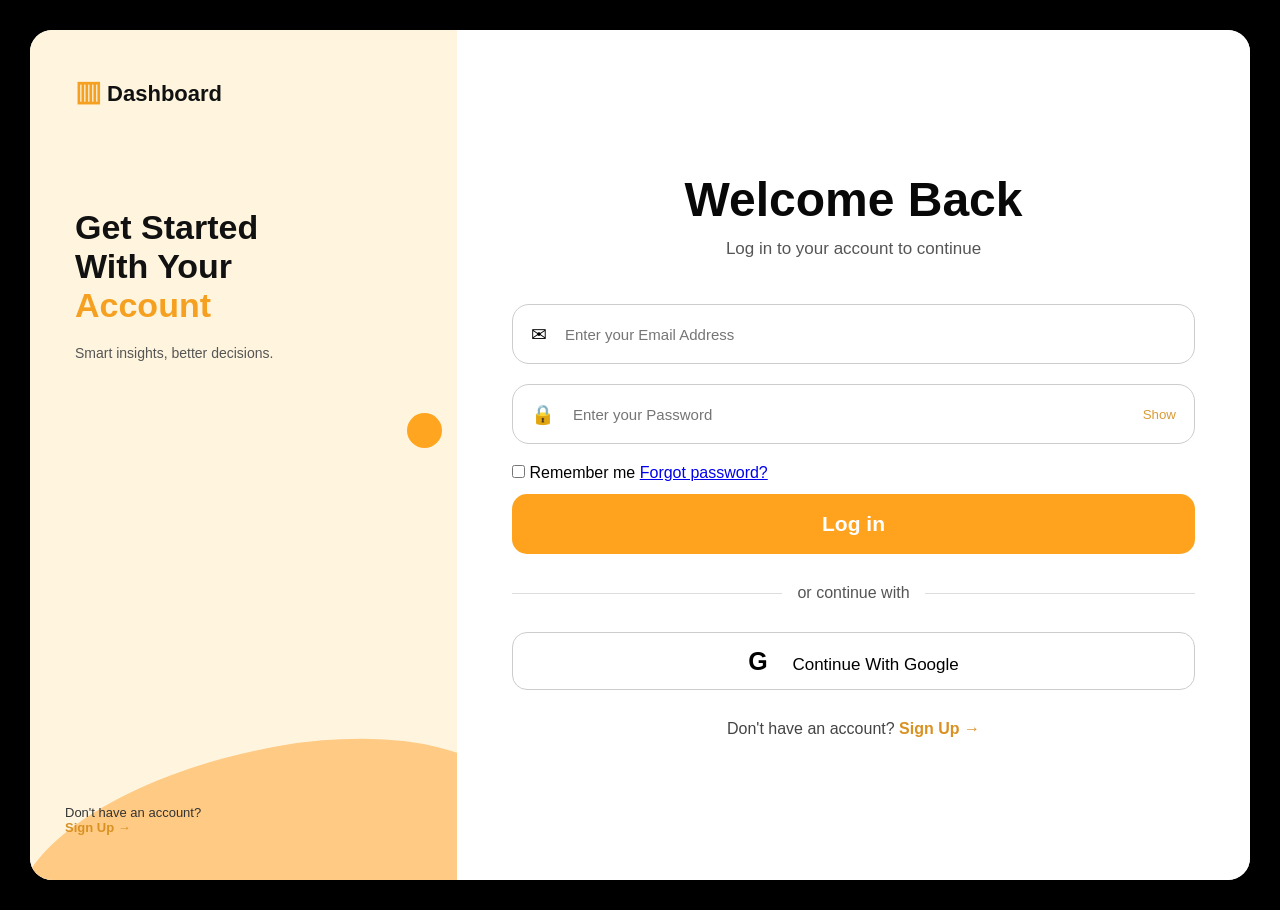
<file: index.html>
<!DOCTYPE html>
<html lang="en">
<head>
    <meta charset="UTF-8">
    <meta name="viewport" content="width=device-width, initial-scale=1.0">

    <title>Welcome Back | Dashboard</title>

    <link rel="stylesheet"
          href="style.css">
</head>

<body>

<div class="container">

    <!-- LEFT SIDE -->
    <div class="left-panel">

        <div class="brand">
            <span>▥</span> Dashboard
        </div>

        <div class="intro">
            <h2>
                Get Started<br>
                With Your<br>
                <span>Account</span>
            </h2>

            <p>Smart insights, better decisions.</p>
        </div>

        <div class="circle"></div>

        <div class="bottom-shape"></div>

        <div class="signup-note">
            Don't have an account?<br>
            <a href="#">Sign Up →</a>
        </div>

    </div>


    <!-- RIGHT SIDE -->
    <div class="right-panel">

        <div class="heading">
            <h1>Welcome Back</h1>

            <p>Log in to your account to continue</p>
        </div>


        <form action="/" method="POST">

            <!-- EMAIL -->
            <div class="input-box">

                <span>✉</span>

                <input
                    type="email"
                    name="email"
                    placeholder="Enter your Email Address"
                    required
                >

            </div>


            <!-- PASSWORD -->
            <div class="input-box">

                <span>🔒</span>

                <input
                    type="password"
                    id="password"
                    name="password"
                    placeholder="Enter your Password"
                    required
                >

                <button
                    type="button"
                    class="show-password"
                    onclick="togglePassword()"
                >
                    Show
                </button>

            </div>


            <!-- OPTIONS -->
            <div class="options">

                <label>
                    <input type="checkbox">

                    Remember me
                </label>

                <a href="#">Forgot password?</a>

            </div>


            <!-- LOGIN BUTTON -->
            <button class="login-btn" type="submit">

                Log in

            </button>

        </form>


        <!-- DIVIDER -->
        <div class="divider">

            <span>or continue with</span>

        </div>


        <!-- GOOGLE BUTTON -->
        <button class="google-btn" type="button">

            <strong>G</strong>

            Continue With Google

        </button>


        <!-- SIGN UP -->
        <div class="mobile-signup">

            Don't have an account?

            <a href="/signup.html">Sign Up →</a>

        </div>

    </div>

</div>


<script>

function togglePassword() {

    const password = document.getElementById("password");

    if (password.type === "password") {

        password.type = "text";

    } else {

        password.type = "password";

    }

}

</script>

</body>
</html>
</file>
<file: style.css>
* {
    margin: 0;
    padding: 0;
    box-sizing: border-box;
    font-family: Arial, sans-serif;
}

body {
    background: #fff9ed;
    min-height: 100vh;
    display: flex;
    justify-content: center;
    align-items: center;
    padding: 20px;
}

.container {
    width: 100%;
    max-width: 1200px;
    min-height: 820px;
    background: white;
    display: flex;
    border-radius: 20px;
    overflow: hidden;
    box-shadow: 0 5px 25px rgba(0,0,0,0.08);
}

/* LEFT BACKGROUND PANEL */

.left-panel {
    width: 32%;
    background: #fff8e9;
    position: relative;
    padding: 45px 35px;
    overflow: hidden;
}

.brand {
    font-size: 22px;
    font-weight: bold;
    color: #111;
}

.brand span {
    color: #f5a020;
    font-size: 28px;
}

.intro {
    margin-top: 100px;
    position: relative;
    z-index: 2;
}

.intro h2 {
    font-size: 34px;
    line-height: 1.15;
    color: #111;
}

.intro h2 span {
    color: #f5a020;
}

.intro p {
    margin-top: 20px;
    font-size: 14px;
    color: #555;
}

.circle {
    position: absolute;
    width: 35px;
    height: 35px;
    background: #f5b344;
    border-radius: 50%;
    top: 45%;
    right: 15px;
}

.bottom-shape {
    position: absolute;
    width: 120%;
    height: 230px;
    background: #ffcf9a;
    bottom: -100px;
    left: -20px;
    border-radius: 65% 50% 0 0;
    transform: rotate(-10deg);
}

.signup-note {
    position: absolute;
    bottom: 45px;
    left: 35px;
    z-index: 3;
    font-size: 13px;
    color: #333;
}

.signup-note a,
.mobile-signup a {
    color: #d99122;
    text-decoration: none;
    font-weight: bold;
}

/* RIGHT PANEL */

.right-panel {
    width: 68%;
    padding: 65px 55px;
    display: flex;
    flex-direction: column;
    justify-content: center;
}

.heading {
    text-align: center;
    margin-bottom: 45px;
}

.heading h1 {
    font-size: 48px;
    color: #080808;
}

.heading p {
    margin-top: 12px;
    color: #555;
    font-size: 17px;
}

.input-box {
    height: 60px;
    border: 1px solid #ccc;
    border-radius: 17px;
    display: flex;
    align-items: center;
    padding: 0 18px;
    margin-bottom: 20px;
}

.input-box span {
    margin-right: 18px;
    font-size: 19px;
}

.input-box input {
    border: none;
    outline: none;
    flex: 1;
    font-size: 15px;
    min-width: 0;
}

.show-password {
    border: none;
    background: transparent;
    color: #d99b36;
    cursor: pointer;
}

.login-btn {
    width: 100%;
    height: 60px;
    border: none;
    border-radius: 15px;
    background: #ffa21e;
    color: white;
    font-size: 21px;
    font-weight: bold;
    cursor: pointer;
    margin-top: 12px;
}

.login-btn:hover {
    background: #ed9410;
}

.divider {
    display: flex;
    align-items: center;
    gap: 15px;
    margin: 30px 0;
    color: #555;
    justify-content: center;
}

.divider::before,
.divider::after {
    content: "";
    height: 1px;
    background: #ddd;
    flex: 1;
}

.google-btn {
    height: 58px;
    width: 100%;
    background: white;
    border: 1px solid #ccc;
    border-radius: 15px;
    font-size: 17px;
    cursor: pointer;
}

.google-btn strong {
    font-size: 25px;
    margin-right: 20px;
}

.mobile-signup {
    text-align: center;
    margin-top: 30px;
    color: #444;
}

/* RESPONSIVE DESIGN */

@media (max-width: 650px) {
    body {
        padding: 10px;
    }

    .container {
        min-height: auto;
    }

    .left-panel {
        display: none;
    }

    .right-panel {
        width: 100%;
        padding: 40px 20px;
    }

    .heading h1 {
        font-size: 36px;
    }
}
/* BLACK OUTSIDE BACKGROUND */
body {
    background: #000000 !important;
    padding: 30px;
    min-height: 100vh;
}

/* MAIN WHITE CARD */
.container {
    display: flex !important;
    width: 100%;
    max-width: 1250px;
    min-height: 850px;
    margin: auto;
    background: #ffffff;
    border-radius: 22px;
    overflow: hidden;
}

/* LEFT ORANGE BACKGROUND */
.left-panel {
    display: block !important;
    width: 35%;
    min-height: 850px;
    background: #fff5df;
    position: relative;
    padding: 45px;
    overflow: hidden;
}

/* RIGHT FORM */
.right-panel {
    display: flex !important;
    width: 65%;
    background: #ffffff;
    padding: 55px;
    flex-direction: column;
    justify-content: center;
}

/* LEFT DECORATION */
.bottom-shape {
    display: block;
    background: #ffca83;
}

.circle {
    display: block;
    background: #ffa51f;
}
</file>
